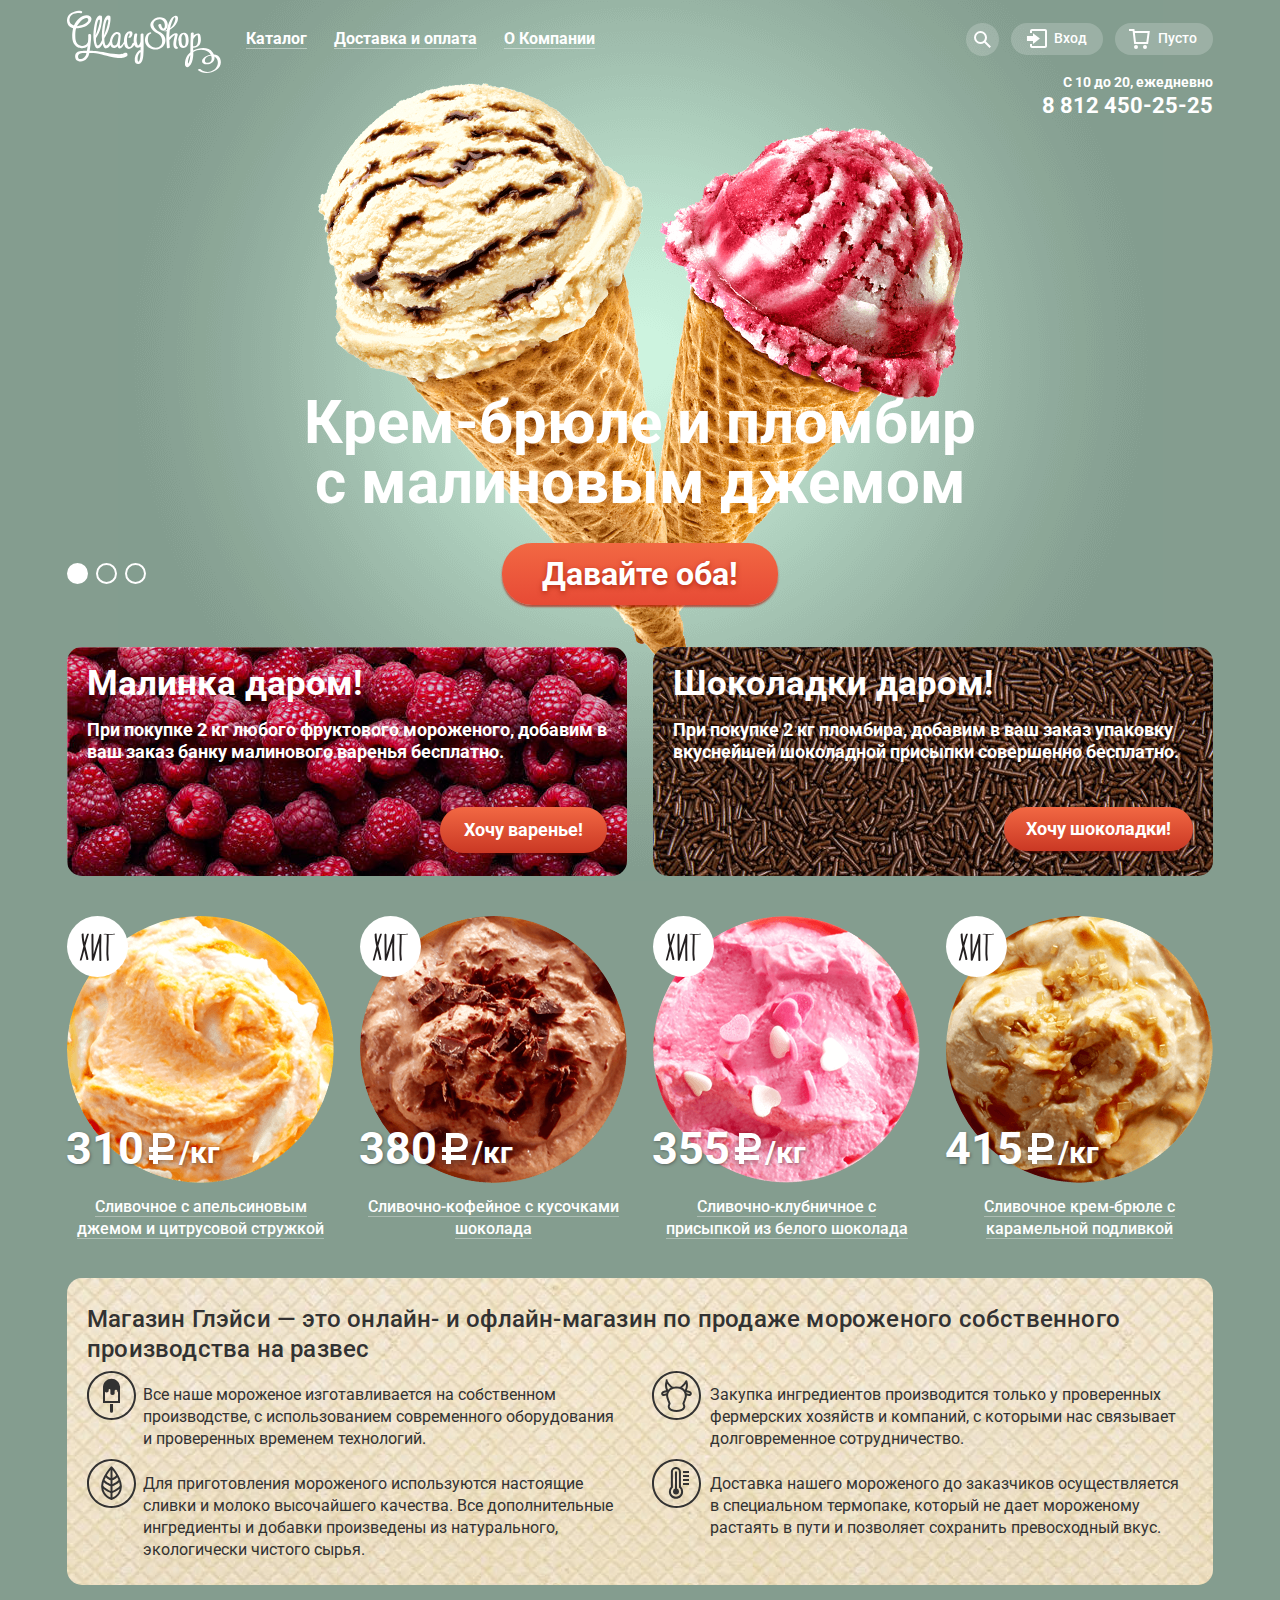
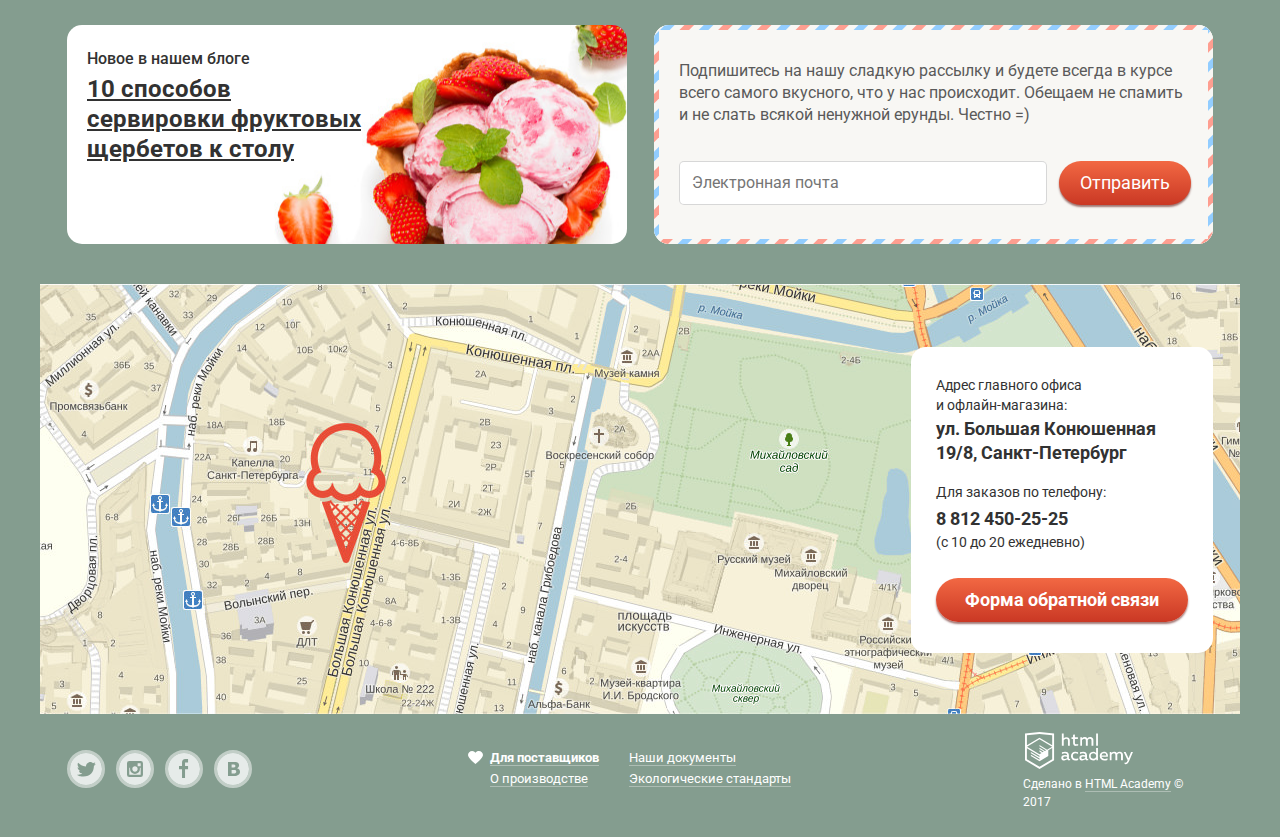
<file: index.html>
<!DOCTYPE html>
<html lang="ru">
  <head>
    <meta charset="utf-8">
    <title>HTML Academy: Глейси</title>
    <link href="https://fonts.googleapis.com/css?family=Roboto:400,500,700&amp;subset=cyrillic" rel="stylesheet">
    <meta name="format-detection" content="telephone=no">
    <link rel="stylesheet" href="css/normalize.css">
    <link rel="stylesheet" href="css/style.min.css">
  </head>
  <body>
    <input class="visually-hidden" type="radio" id="product-1" name="toggle" checked>
    <input class="visually-hidden" type="radio" id="product-2" name="toggle">
    <input class="visually-hidden" type="radio" id="product-3" name="toggle">
    <div class="wrapper">
      <div class="container">
        <header class="main-header">
          <nav class="main-nav">
            <a class="main-header-logo"><img src="img/svg/logo.svg" alt="Логотип Gllacy" width="154" height="64"></a>
            <ul class="menu-list">
              <li class="menu-item">
                <a class="menu-item-link" href="#">Каталог</a>
                <ul class="dropdown-menu">
                  <li class="dropdown-item dropdown-item-new"><a href="#">Новинки</a></li>
                  <li class="dropdown-item"><a href="catalog.html">Сливочное</a></li>
                  <li class="dropdown-item"><a href="#">Щербеты</a></li>
                  <li class="dropdown-item"><a href="#">Фруктовый лед</a></li>
                  <li class="dropdown-item"><a href="#">Мелорин</a></li>
                </ul>
              </li>
              <li class="menu-item"><a class="menu-item-link" href="#">Доставка и оплата</a></li>
              <li class="menu-item"><a class="menu-item-link" href="#">О Компании</a></li>
            </ul>
            <ul class="user-list">
              <li class="btn-user btn-search">
                <a href="#" aria-label="Поиск по сайту">
                  <svg xmlns="http://www.w3.org/2000/svg" xmlns:xlink="http://www.w3.org/1999/xlink" width="17" height="17" viewBox="0 0 17 17">
                    <path fill="#fff" d="M16.958 15.527L11.75 10.32A6.455 6.455 0 0 0 13 6.5 6.5 6.5 0 1 0 6.5 13a6.465 6.465 0 0 0 3.839-1.263l5.205 5.204 1.414-1.414zM6.5 11C4.019 11 2 8.981 2 6.5S4.019 2 6.5 2 11 4.019 11 6.5 8.981 11 6.5 11z"/>
                  </svg>
                </a>
                <ul class="popup-search">
                  <li class="modal modal-search">
                    <form class="form-modal" action="https://echo.htmlacademy.ru" method="POST">
                      <label class="visually-hidden" for="global-search">Введите поисковой запрос</label>
                      <input class="modal-form-input input-search" type="text" name="search" id="global-search" placeholder="Что ищем?">
                      <input class="visually-hidden" type="submit" value="Найти">
                    </form>
                  </li>
                </ul>
              </li>
              <li class="btn-user btn-login">
                <a href="#">Вход</a>
                <ul class="popup-login">
                  <li class="modal modal-login">
                    <h2 class="visually-hidden">Введите свой логин и пароль</h2>
                    <form class="form-modal" action="https://echo.htmlacademy.ru" method="POST">
                      <div class="input-modal">
                        <label class="visually-hidden" for="user-email">Электронная почта</label>
                        <input class="modal-form-input input-email" id="user-email" type="email" name="email" placeholder="Электронная почта">
                      </div>
                      <div class="input-modal">
                        <label class="visually-hidden" for="user-password">Пароль</label>
                        <input class="modal-form-input input-password" id="user-password" type="password" name="password" placeholder="Пароль">
                      </div>
                      <input class="btn login-btn" type="submit" value="Войти">
                    </form>
                    <p class="login-password-info">
                      <a href="#">Забыли пароль?</a>
                      <a href="#">Новая регистрация</a>
                    </p>
                  </li>
                </ul>
              </li>
              <li class="btn-user btn-basket"><a href="#">Пусто</a></li>
            </ul>
          </nav>
          <p class="header-contacts">
            <span class="header-time">С 10 до 20, ежедневно</span>
            <span class="header-telephone">8 812 450-25-25</span>
          </p>
        </header>

        <section class="carousel">
          <h1 class="visually-hidden">Магазин мороженного Gllacy Shop</h1>
          <div class="slider-controls">
            <label for="product-1">Первый</label>
            <label for="product-2">Второй</label>
            <label for="product-3">Третий</label>
          </div>
          <ul class="slider-list">
            <li class="slider-item slide" id="slide-1">
              <p class="carousel-title">Крем-брюле и пломбир с малиновым джемом</p>
              <a class="btn btn-carousel" href="#">Давайте оба!</a>
            </li>
            <li class="slider-item slide" id="slide-2">
              <p class="carousel-title">Шоколадный пломбир и лимонный сорбет </p>
              <a class="btn btn-carousel" href="#">Давайте оба!</a>
            </li>
            <li class="slider-item slide" id="slide-3">
              <p class="carousel-title">Пломбир с помадкой и клубничный щербет</p>
              <a class="btn btn-carousel" href="#">Давайте оба!</a>
            </li>
          </ul>
        </section>

        <main class="main-container">
          <section class="banners">
            <div class="block banner-raspberry">
              <h2 class="banner-title">Малинка даром!</h2>
              <p class="banner-desc">При покупке 2 кг любого фруктового мороженого, добавим в ваш заказ банку малинового варенья бесплатно.</p>
              <a class="btn banner-btn" href="#">Хочу варенье!</a>
            </div>
            <div class="block banner-choco">
              <h2 class="banner-title">Шоколадки даром!</h2>
              <p class="banner-desc">При покупке 2 кг пломбира, добавим в ваш заказ упаковку вкуснейшей шоколадной присыпки совершенно бесплатно.</p>
              <a class="btn banner-btn" href="#">Хочу шоколадки!</a>
            </div>
          </section>

          <section class="catalog-hit">
            <h2 class="visually-hidden">Хиты мороженого</h2>
            <ul class="catalog-list">
              <li class="catalog-item hit">
                <p class="catalog-img-item">
                  <img src="img/png/product-1.png" alt="Сливочное мороженое с апельсиновым джемом и цитрусовой стружкой" width="267" height="267">
                </p>
                <p class="catalog-item-price">
                  <span class="price">310</span>
                  <span class="weight">/кг</span>
                </p>
                <p class="catalog-item-desc">
                  <a href="#">Сливочное с апельсиновым джемом и цитрусовой стружкой</a>
                </p>
                <div class="view">
                  <a class="btn btn-catalog" href="#">Быстрый просмотр</a>
                </div>
              </li>
              <li class="catalog-item hit">
                <p class="catalog-img-item">
                  <img src="img/png/product-2.png" alt="Сливочно-кофейное мороженое с кусочками шоколада" width="267" height="267">
                </p>
                <p class="catalog-item-price">
                  <span class="price">380</span>
                  <span class="weight">/кг</span>
                </p>
                <p class="catalog-item-desc">
                  <a href="#">Сливочно-кофейное с кусочками шоколада</a>
                </p>
                <div class="view">
                  <a class="btn btn-catalog" href="#">Быстрый просмотр</a>
                </div>
              </li>
              <li class="catalog-item hit">
                <p class="catalog-img-item">
                  <img src="img/png/product-3.png" alt="Сливочно-клубничное мороженое с присыпкой из белого шоколада" width="267" height="267">
                </p>
                <p class="catalog-item-price">
                  <span class="price">355</span>
                  <span class="weight">/кг</span>
                </p>
                <p class="catalog-item-desc">
                  <a href="#">Сливочно-клубничное с присыпкой из белого шоколада</a>
                </p>
                <div class="view">
                  <a class="btn btn-catalog" href="#">Быстрый просмотр</a>
                </div>
              </li>
              <li class="catalog-item hit">
                <p class="catalog-img-item">
                  <img src="img/png/product-4.png" alt="Сливочное крем-брюле мороженое с карамельной подливкой" width="267" height="267">
                </p>
                <p class="catalog-item-price">
                  <span class="price">415</span>
                  <span class="weight">/кг</span>
                </p>
                <p class="catalog-item-desc">
                  <a href="#">Сливочное крем-брюле с карамельной подливкой</a>
                </p>
                <div class="view">
                  <a class="btn btn-catalog" href="#">Быстрый просмотр</a>
                </div>
              </li>
            </ul>
          </section>

          <section class="features">
            <h2 class="visually-hidden">Преимущества магазина Gllacy Shop</h2>
            <p class="features-lead">Магазин Глэйси — это онлайн- и офлайн-магазин по продаже мороженого собственного производства на развес</p>
            <ul class="features-list">
              <li class="feature-item">Все наше мороженое изготавливается на собственном производстве, с использованием современного оборудования и проверенных временем технологий.</li>
              <li class="feature-item">Закупка ингредиентов  производится только у проверенных фермерских хозяйств и компаний, с которыми нас связывает долговременное сотрудничество.</li>
              <li class="feature-item">Для приготовления мороженого используются настоящие сливки и молоко высочайшего качества. Все дополнительные ингредиенты и добавки произведены из натурального, экологически чистого сырья.</li>
              <li class="feature-item">Доставка нашего мороженого до заказчиков осуществляется в специальном термопаке, который не дает мороженому растаять в пути и позволяет сохранить превосходный вкус.</li>
            </ul>
          </section>

          <div class="wrap">
            <article class="block blog">
              <h2 class="visually-hidden">Читай наш блог</h2>
              <p class="blog-new">Новое в нашем блоге</p>
              <a class="blog-link-title" href="#">10 способов сервировки фруктовых щербетов к столу</a>
            </article>

            <section class="block dispatch">
              <h2 class="visually-hidden">Подпишись на нашу рассылку</h2>
              <p class="dispatch-desc">Подпишитесь на нашу сладкую рассылку и будете всегда в курсе всего самого вкусного, что у нас происходит. Обещаем не спамить и не слать всякой ненужной ерунды. Честно =)</p>
              <form class="dispatch-form" action="https://echo.htmlacademy.ru" method="POST">
                <input type="email" name="email" placeholder="Электронная почта" id="input-email">
                <input class="btn" type="submit" value="Отправить">
              </form>
            </section>
          </div>
        </main>
      </div>

      <section class="map">
        <h2 class="visually-hidden">Gllacy Shop на карте</h2>
        <div class="yandex-map" id="map"></div>
        <div class="map-img">
          <img src="img/jpeg/map.jpg" alt="Офис компании находится по адресу ул. Большая Конюшенная 19/8, Санкт-Петербург" width="1200" height="430">
        </div>
        <div class="container">
          <div class="map-contacts">
            <p class="map-contacts-normal">Адрес главного офиса и офлайн-магазина:</p>
            <p class="map-contacts-bold">ул. Большая Конюшенная 19/8, Санкт-Петербург</p>
            <p class="map-contacts-normal">Для заказов по телефону:</p>
            <p class="map-contacts-bold">8 812 450-25-25</p>
            <p class="map-contacts-normal">(с 10 до 20 ежедневно)</p>
            <a class="btn form-feedback" href="feedback.html">Форма обратной связи</a>
          </div>
        </div>
      </section>

      <div class="container">
        <footer class="main-footer">
          <div class="footer-socials">
            <ul class="socials-list">
              <li class="social-item">
                <a class="social-link" href="#" aria-label="Читайте нас в Twitter">
                  <svg xmlns="http://www.w3.org/2000/svg" width="32" height="32" viewBox="0 0 32 32">
                    <path fill="#e6ebe9" d="M16 0C7.164 0 0 7.164 0 16c0 8.837 7.164 16 16 16 8.837 0 16-7.163 16-16 0-8.836-7.163-16-16-16zm7.944 12.809c-.251 6.516-3.463 10.832-10.992 10.702h-.486c-.447 0-4.543-.443-5.344-1.823 2.479.19 4.247-.406 5.12-1.136-1.048-.289-2.923-.461-3.251-2.848.384.104.618.221 1.299.113-1.307-.824-2.758-1.519-2.679-3.643.311.317 1.164.518 1.46.457-.768-.233-2.149-3.244-.974-4.781 1.984 1.79 4.075 3.482 7.804 3.643.227-2.214 1.24-3.699 3.168-4.325 1.84-.479 3.255.26 3.901 1.138.737-.224 1.453-.466 2.193-.685-.004.833-.569 1.463-.935 1.709.747.165 1.423-.475 1.423-.475-.184.963-1.094 1.725-1.707 1.954z"/>
                  </svg>
                </a>
              </li>
              <li class="social-item">
                <a class="social-link" href="#" aria-label="Подписывайтесь на наш Instagram">
                  <svg xmlns="http://www.w3.org/2000/svg" width="32" height="32" viewBox="0 0 32 32">
                    <g fill="#e6ebe9">
                      <path d="M20.916 16a4.938 4.938 0 1 1-9.877 0c0-.394.051-.773.138-1.14h-.897v6.838h11.396V14.86h-.897c.086.367.137.746.137 1.14z"/><path d="M15.978 18.659c1.466 0 2.659-1.193 2.659-2.659s-1.193-2.659-2.659-2.659c-1.466 0-2.659 1.193-2.659 2.659s1.192 2.659 2.659 2.659zM18.637 10.302h3.039v3.039h-3.039z"/><path d="M16 0C7.164 0 0 7.164 0 16c0 8.837 7.164 16 16 16 8.837 0 16-7.163 16-16 0-8.836-7.163-16-16-16zm7.955 21.698a2.285 2.285 0 0 1-2.279 2.279H10.279A2.285 2.285 0 0 1 8 21.698V10.302a2.286 2.286 0 0 1 2.279-2.279h11.396a2.286 2.286 0 0 1 2.279 2.279v11.396z"/>
                    </g>
                  </svg>
                </a>
              </li>
              <li class="social-item">
                <a class="social-link" href="#" aria-label="Читайте нас в Facebook">
                  <svg xmlns="http://www.w3.org/2000/svg" width="32" height="32" viewBox="0 0 32 32">
                    <path fill="#e6ebe9" d="M16 0C7.164 0 0 7.163 0 16s7.164 16 16 16c8.837 0 16-7.164 16-16S24.837 0 16 0zm4.062 9.455h-3.021v3.444h3.021v3.445h-3.021v8.61H14.02v-8.61H11v-3.445h3.021V9.455c0-1.902 1.353-3.445 3.021-3.445h3.021v3.445z"/>
                  </svg>
                </a>
              </li>
              <li class="social-item">
                <a class="social-link" href="#" aria-label="Читайте нас в Вконтакте">
                  <svg xmlns="http://www.w3.org/2000/svg" width="32" height="32" viewBox="0 0 32 32">
                    <g fill="#e6ebe9">
                      <path d="M16.637 14.495c.402-.019.719-.082.951-.188.326-.145.54-.33.641-.559.101-.229.15-.496.15-.797 0-.232-.058-.465-.174-.697-.116-.232-.322-.405-.617-.517-.264-.1-.592-.155-.984-.165a76.242 76.242 0 0 0-1.652-.014h-.339v2.965h.565c.571 0 1.057-.009 1.459-.028zM18.118 17.084c-.282-.081-.672-.125-1.166-.132a127.97 127.97 0 0 0-1.55-.009h-.79v3.493h.264c1.014 0 1.74-.003 2.18-.009a3.2 3.2 0 0 0 1.212-.245c.377-.157.633-.364.774-.625s.214-.562.214-.9c0-.446-.088-.788-.261-1.03-.17-.241-.464-.423-.877-.543z"/><path d="M16 0C7.164 0 0 7.164 0 16c0 8.837 7.164 16 16 16 8.837 0 16-7.163 16-16 0-8.836-7.163-16-16-16zm6.602 20.531a3.73 3.73 0 0 1-1.124 1.327c-.552.415-1.161.71-1.823.886s-1.501.264-2.519.264h-6.121V8.987h5.443c1.13 0 1.957.038 2.48.113a5.126 5.126 0 0 1 1.561.5c.533.27.929.632 1.189 1.087.26.455.392.975.392 1.558 0 .678-.179 1.278-.536 1.795-.358.518-.863.92-1.517 1.208v.075c.917.182 1.642.559 2.179 1.13.537.571.807 1.325.807 2.261 0 .678-.138 1.283-.411 1.817z"/>
                    </g>
                  </svg>
                </a>
              </li>
            </ul>
          </div>

          <nav class="footer-menu">
            <ul class="footer-menu-list">
              <li class="footer-menu-item love"><a href="#">Для поставщиков</a></li>
              <li class="footer-menu-item"><a href="#">О производстве</a></li>
            </ul>

            <ul class="footer-menu-list">
              <li class="footer-menu-item"><a href="#">Наши документы</a></li>
              <li class="footer-menu-item"><a href="#">Экологические стандарты</a></li>
            </ul>
          </nav>

          <div class="copyright">
            <a class="htmlacademy-logo" href="https://htmlacademy.ru/intensive/htmlcss" aria-label="Интенсивный онлайн‑курс
            Профессиональный HTML и CSS,
            уровень 1">
              <svg id="Layer_1" data-name="Layer 1" xmlns="http://www.w3.org/2000/svg" width="108" height="37" viewBox="0 0 108.08 36.85">
                <path d="M44.61,26.88a2,2,0,0,0,.55-0.1v1.33a3.25,3.25,0,0,1-1.18.21,1.67,1.67,0,0,1-1.67-1,4.84,4.84,0,0,1-3.14,1.08c-1.51,0-2.91-.83-2.91-2.55,0-2.13,2-2.79,3.71-2.79a11.08,11.08,0,0,1,2.17.25v-0.3c0-1-.76-1.77-2.19-1.77a7.42,7.42,0,0,0-3,.64v-1.7a10.21,10.21,0,0,1,3.19-.55c2.36,0,3.81,1.12,3.81,3.65v3a0.54,0.54,0,0,0,.49.59h0.17Zm-6.44-1.13A1.35,1.35,0,0,0,39.63,27h0.11a3.39,3.39,0,0,0,2.41-1V24.58a9.72,9.72,0,0,0-1.81-.21c-1,0-2.16.33-2.16,1.38h0Zm12.36-6.11a5,5,0,0,1,2.57.64V22a4.08,4.08,0,0,0-2.3-.7,2.75,2.75,0,1,0,0,5.49,5,5,0,0,0,2.43-.64v1.71a6.27,6.27,0,0,1-2.76.57A4.21,4.21,0,0,1,46,24.51q0-.21,0-0.41a4.32,4.32,0,0,1,4.18-4.46h0.38Zm12.17,7.24a2,2,0,0,0,.55-0.1v1.33a3.25,3.25,0,0,1-1.18.21,1.67,1.67,0,0,1-1.67-1,4.84,4.84,0,0,1-3.14,1.08c-1.51,0-2.91-.83-2.91-2.55,0-2.13,2-2.79,3.71-2.79a11.08,11.08,0,0,1,2.17.25v-0.3c0-1-.76-1.77-2.19-1.77a7.42,7.42,0,0,0-3,.64v-1.7a10.21,10.21,0,0,1,3.19-.55c2.36,0,3.81,1.12,3.81,3.65v3a0.54,0.54,0,0,0,.49.59h0.17Zm-6.44-1.13A1.35,1.35,0,0,0,57.73,27h0.11a3.39,3.39,0,0,0,2.41-1V24.58a9.72,9.72,0,0,0-1.81-.21c-1.06,0-2.16.33-2.16,1.38h0ZM73,16V28.2H71.35V26.88a3.88,3.88,0,0,1-3.19,1.54,4.4,4.4,0,0,1,0-8.78,3.81,3.81,0,0,1,3,1.3V16H73Zm-4.53,5.22a2.76,2.76,0,1,0,0,5.52A2.86,2.86,0,0,0,71.15,25V23A2.91,2.91,0,0,0,68.49,21.27ZM79,19.64c3.31,0,4.46,2.68,3.92,5.09H76.7c0.21,1.5,1.67,2.11,3.19,2.11a6.11,6.11,0,0,0,2.64-.59v1.6a7.14,7.14,0,0,1-3,.57C77,28.42,74.78,27,74.78,24a4.18,4.18,0,0,1,4-4.39H79Zm0.09,1.54a2.28,2.28,0,0,0-2.44,2.1v0.06H81.3A2,2,0,0,0,79.13,21.18Zm5.73,7V19.87h1.65v1a3.81,3.81,0,0,1,2.78-1.27A2.86,2.86,0,0,1,91.89,21a4.12,4.12,0,0,1,2.91-1.33A3.06,3.06,0,0,1,98,23V28.2h-1.9V23.05a1.59,1.59,0,0,0-1.42-1.75H94.42a2.8,2.8,0,0,0-2.07,1.12V28.2h-1.9V23.05A1.59,1.59,0,0,0,89,21.31H88.8a3,3,0,0,0-2.21,1.29v5.63H84.86Zm21.31-8.33h1.9l-3.91,9.46c-0.9,2.17-2.09,2.86-3.35,2.86a4.76,4.76,0,0,1-1.1-.14V30.46a2.86,2.86,0,0,0,.85.12c0.9,0,1.58-.64,2.07-1.9l0.17-.42-4-8.4h2l2.86,6.29ZM38.73,1.46V6.22a3.81,3.81,0,0,1,2.7-1.14,3.25,3.25,0,0,1,3.44,3.4v5.15H43V8.72a1.81,1.81,0,0,0-1.61-2h-0.3a2.93,2.93,0,0,0-2.32,1.39v5.52h-1.9V1.46h1.9ZM49.94,2.31v3h3V6.91h-3v3.81c0,1.1.5,1.46,1.58,1.46a4.49,4.49,0,0,0,1.69-.33v1.6A6.8,6.8,0,0,1,51,13.8a2.55,2.55,0,0,1-2.86-2.74V6.89H46.58V5.26h1.5V2.74Zm5.4,11.31V5.28H57v1A3.81,3.81,0,0,1,59.77,5a2.86,2.86,0,0,1,2.6,1.33A4.12,4.12,0,0,1,65.28,5,3.06,3.06,0,0,1,68.44,8.4v5.21h-1.9V8.46a1.59,1.59,0,0,0-1.42-1.75H64.89a2.8,2.8,0,0,0-2.07,1.12v5.78h-1.9V8.46A1.59,1.59,0,0,0,59.5,6.71H59.27A3,3,0,0,0,57.06,8v5.63H55.34ZM71.17,1.45H73V13.6H71.17V1.45ZM14.71,0H14.55L0,1.54V28.21l14.55,8.66,14.55-8.66V1.54Zm12.5,27.1L14.55,34.64,1.9,27.12V16.18l12.59,7.5V25L5.86,19.9v1.31l8.68,5.21v1.39L5.87,22.65V24l8.68,5.21,8.75-5.24V18.31L27.2,16V27.12Zm0-12.53-3.48,2-1.6,1L14.51,13v1.31L21,18.23H21l-0.14.09-1,.54-5.37-3.2V17l4.24,2.52-1,.67-3.2-1.9v1.31l2.1,1.24L14.5,22.1,2,14.65,14.51,7.11Zm0-1.32L14.49,5.76,1.91,13.25v-10L14.56,1.92,27.21,3.25v10h0Z" transform="translate(0 -0.02)" fill="#fff"/>
              </svg>
            </a>
            <p>Сделано в <a class="html-academy" href="https://htmlacademy.ru/intensive/htmlcss">HTML Academy</a> &copy; 2017</p>
          </div>
        </footer>
      </div>

      <section class="modal modal-feedback">
        <h2>Мы обязательно вам ответим!</h2>
        <form class="form-modal" action="https://echo.htmlacademy.ru" method="POST">
          <div class="input-modal">
            <label class="visually-hidden" for="feedback-name">Имя</label>
            <input class="modal-form-input input-feedback" id="feedback-name" type="text" name="name" placeholder="Как вас зовут?">
          </div>
          <div class="input-modal">
            <label class="visually-hidden" for="feedback-email">Электронная почта</label>
            <input class="modal-form-input input-feedback" id="feedback-email" type="email" name="email" placeholder="Ваша почта для ответа?">
          </div>
          <div class="input-modal">
            <label class="visually-hidden" for="feedback-massage">Напишите нам сообщение</label>
            <textarea class="modal-form-input textaria-feedback" id="feedback-massage" name="message" cols="30" rows="10" placeholder="Напишите что-нибудь..."></textarea>
          </div>
          <input class="btn btn-feedback" type="submit" value="Отправить">
        </form>
        <button class="modal-close" type="button" aria-label="Закрыть модальное окно">
          <svg xmlns="http://www.w3.org/2000/svg" width="18" height="17" viewBox="0 0 18 17">
            <path fill="#231F20" d="M17.454 1.46L16.04.046 9 7.086 1.96.046.546 1.46l7.04 7.04-7.04 7.04 1.414 1.414L9 9.914l7.04 7.04 1.414-1.414-7.04-7.04z"/>
          </svg>
        </button>
      </section>

      <div class="overlay"></div>
    </div>
  <script src="https://api-maps.yandex.ru/2.1/?lang=ru_RU"></script>
  <script src="js/script.min.js"></script>
  </body>
</html>
</file>
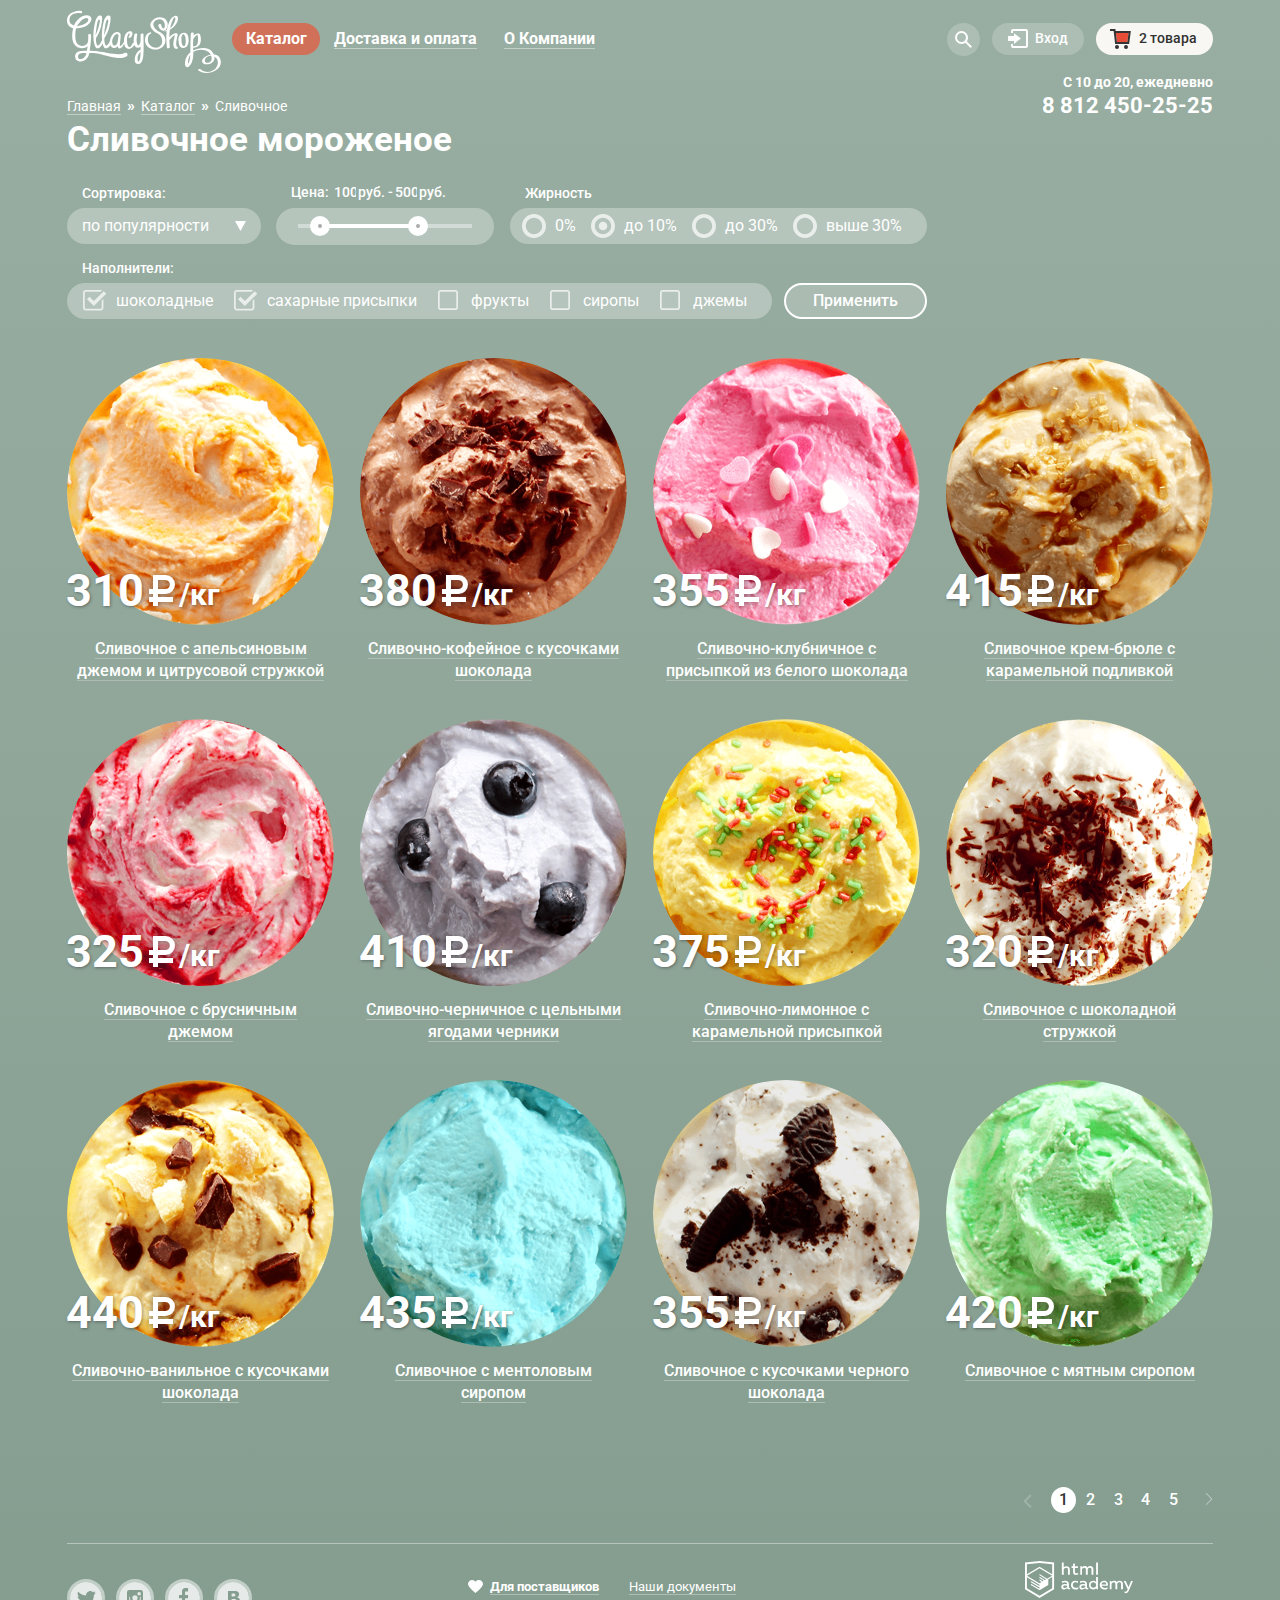
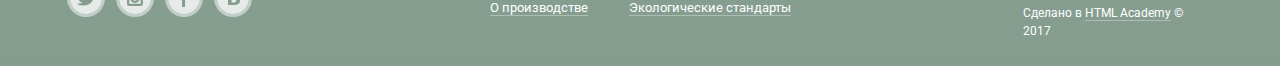
<file: catalog.html>
<!DOCTYPE html>
<html lang="ru">
  <head>
    <meta charset="utf-8">
    <title>HTML Academy: Глейси сливочное мороженое</title>
    <link href="https://fonts.googleapis.com/css?family=Roboto:400,500,700&amp;subset=cyrillic" rel="stylesheet">
    <meta name="format-detection" content="telephone=no">
    <link rel="stylesheet" href="css/normalize.css">
    <link rel="stylesheet" href="css/style.min.css">
  </head>
  <body>
    <div class="wrapper wrapper-catalog">
      <div class="container">
        <header class="main-header">
          <nav class="main-nav">
            <a class="main-header-logo" href="index.html"><img src="img/svg/logo.svg" alt="Логотип Gllacy" width="154" height="64"></a>
            <ul class="menu-list">
              <li class="menu-item menu-item-current">
                <a class="menu-item-link" href="#">Каталог</a>
                <ul class="dropdown-menu">
                  <li class="dropdown-item dropdown-item-new"><a href="#">Новинки</a></li>
                  <li class="dropdown-item dropdown-item-current"><a>Сливочное</a></li>
                  <li class="dropdown-item"><a href="#">Щербеты</a></li>
                  <li class="dropdown-item"><a href="#">Фруктовый лед</a></li>
                  <li class="dropdown-item"><a href="#">Мелорин</a></li>
                </ul>
              </li>
              <li class="menu-item"><a class="menu-item-link" href="#">Доставка и оплата</a></li>
              <li class="menu-item"><a class="menu-item-link" href="#">О Компании</a></li>
            </ul>
            <ul class="user-list">
              <li class="btn-user btn-search">
                <a href="#" aria-label="Поиск по сайту">
                  <svg xmlns="http://www.w3.org/2000/svg" xmlns:xlink="http://www.w3.org/1999/xlink" width="17" height="17" viewBox="0 0 17 17">
                    <path fill="#fff" d="M16.958 15.527L11.75 10.32A6.455 6.455 0 0 0 13 6.5 6.5 6.5 0 1 0 6.5 13a6.465 6.465 0 0 0 3.839-1.263l5.205 5.204 1.414-1.414zM6.5 11C4.019 11 2 8.981 2 6.5S4.019 2 6.5 2 11 4.019 11 6.5 8.981 11 6.5 11z"/>
                 </svg>
                </a>
                <ul class="popup-search">
                  <li class="modal modal-search">
                    <form class="form-modal" action="https://echo.htmlacademy.ru" method="POST">
                      <label class="visually-hidden" for="global-search">Введите поисковой запрос</label>
                      <input class="modal-form-input input-search" type="text" name="search" id="global-search" placeholder="Что ищем?">
                      <input class="visually-hidden" type="submit" value="Найти">
                    </form>
                  </li>
                </ul>
              </li>
              <li class="btn-user btn-login">
                <a href="#">Вход</a>
                <ul class="popup-login">
                  <li class="modal modal-login">
                    <h2 class="visually-hidden">Введите свой логин и пароль</h2>
                    <form class="form-modal" action="https://echo.htmlacademy.ru" method="POST">
                      <div class="input-modal">
                        <label class="visually-hidden" for="user-email">Электронная почта</label>
                        <input class="modal-form-input input-email" id="user-email" type="email" name="email" placeholder="Электронная почта">
                      </div>
                      <div class="input-modal">
                        <label class="visually-hidden" for="user-password">Пароль</label>
                        <input class="modal-form-input input-password" id="user-password" type="password" name="password" placeholder="Пароль">
                      </div>
                      <input class="btn login-btn" type="submit" value="Войти">
                    </form>
                    <p class="login-password-info">
                      <a href="#">Забыли пароль?</a>
                      <a href="#">Новая регистрация</a>
                    </p>
                  </li>
                </ul>
              </li>
              <li class="btn-user btn-basket btn-user-current">
                <a href="#">2 товара</a>
                <ul class="popup-basket">
                  <li class="modal modal-basket">
                    <h2 class="visually-hidden">Содержимое корзины</h2>
                    <table class="modal-table">
                      <tr class="table-row">
                        <td>
                          <button class="position-delete" type="button" aria-label="Удалить позицию в корзине">
                            <svg xmlns="http://www.w3.org/2000/svg" width="11" height="11" viewBox="0 0 11 11">
                              <path fill="#231F20" d="M10.979.728l-.708-.707L5.5 4.792.729.021.021.728 4.793 5.5.021 10.271l.707.708L5.5 6.207l4.771 4.772.708-.708L6.207 5.5z"/>
                            </svg>
                          </button>
                        </td>
                        <td class="table-img">
                          <img src="img/jpeg/product-basket-1.jpg" alt="Миниатюра пломбира с апельсиновым джемом" width="33" height="33">
                        </td>
                        <td class="table-text">
                          Пломбир с апельсиновым джемом
                        </td>
                        <td class="table-text">
                          1,5 кг х <span class="basket-price">200 руб.</span>
                        </td>
                        <td class="table-text">
                          300 руб.
                        </td>
                      </tr>
                      <tr class="table-row">
                        <td>
                          <button class="position-delete" type="button" aria-label="Удалить позицию в корзине">
                            <svg xmlns="http://www.w3.org/2000/svg" width="11" height="11" viewBox="0 0 11 11">
                              <path fill="#231F20" d="M10.979.728l-.708-.707L5.5 4.792.729.021.021.728 4.793 5.5.021 10.271l.707.708L5.5 6.207l4.771 4.772.708-.708L6.207 5.5z"/>
                            </svg>
                          </button>
                        </td>
                        <td class="table-img">
                          <img src="img/jpeg/product-basket-2.jpg" alt="Миниатюра клубничного пломбира с присыпкой из белого шоколада" width="33" height="33">
                        </td>
                        <td class="table-text">
                          Клубничный пломбир с присыпкой из белого шоколада
                        </td>
                        <td class="table-text">
                          1,5 кг х <span class="basket-price">300 руб.</span>
                        </td>
                        <td class="table-text">
                          450 руб.
                        </td>
                      </tr>
                    </table>
                    <p class="total-amount">Итого: 750 руб.</p>
                    <a class="btn btn-order" href="#">Оформить заказ</a>
                  </li>
                </ul>
              </li>
            </ul>
          </nav>
          <div class="user-info">
            <ul class="breadcrumbs">
              <li class="breadcrumb-item"><a href="index.html">Главная</a></li>
              <li>&#187;</li>
              <li class="breadcrumb-item"><a href="#">Каталог</a></li>
              <li>&#187;</li>
              <li class="breadcrumb-item breadcrumb-item-current"><a>Сливочное</a></li>
            </ul>
            <p class="header-contacts">
              <span class="header-time">С 10 до 20, ежедневно</span>
              <span class="header-telephone">8 812 450-25-25</span>
            </p>
          </div>
        </header>

        <main class="main-container">
          <h1 class="container-title">Сливочное мороженое</h1>

          <section class="filter">
            <h2 class="visually-hidden">Параметры фильтра</h2>
            <form class="filter-form" action="https://echo.htmlacademy.ru" method="GET">
              <fieldset class="filter-form-group">
                <legend class="filter-form-caption">Сортировка:</legend>
                <div class="select">
                  <select name="sorting">
                    <option value="1" selected>по популярности</option>
                    <option value="2">сначала недорогие</option>
                    <option value="3">сначала дорогие</option>
                    <option value="4">по жирности</option>
                  </select>
                </div>
              </fieldset>

              <fieldset class="filter-form-group">
                <legend class="filter-form-caption range-data">Цена:
                  <input type="text" name="starting-price" id="price-from" placeholder="100">
                  <label for="price-from">руб. -</label>
                  <input type="text" name="final-price" id="price-up-to" placeholder="500">
                  <label for="price-up-to">руб.</label>
                </legend>
                <div class="input-range">
                  <div class="range">
                    <div class="transparent-line"></div>
                    <div class="white-line"></div>
                    <div class="white-circle circle-left"></div>
                    <div class="white-circle circle-right"></div>
                  </div>
                </div>
              </fieldset>

              <fieldset class="filter-form-group">
                <legend class="filter-form-caption">Жирность</legend>
                <div class="radio">
                  <div class="input-radio">
                    <input class="filter-input visually-hidden" type="radio" name="fatty" id="zero">
                    <label for="zero">0%</label>
                  </div>
                  <div class="input-radio">
                    <input class="filter-input visually-hidden" type="radio" name="fatty" id="ten" checked>
                    <label for="ten">до 10%</label>
                  </div>
                  <div class="input-radio">
                    <input class="filter-input visually-hidden" type="radio" name="fatty" id="thirty">
                    <label for="thirty">до 30%</label>
                  </div>
                  <div class="input-radio">
                    <input class="filter-input visually-hidden" type="radio" name="fatty" id="more-thirty">
                    <label for="more-thirty">выше 30%</label>
                  </div>
                </div>
              </fieldset>

              <fieldset class="filter-form-group">
                <legend class="filter-form-caption">Наполнители:</legend>
                <div class="checkbox">
                  <div class="input-checkbox">
                    <input class="filter-input visually-hidden" type="checkbox" name="chocolate-filler" id="chocolate" checked>
                    <label for="chocolate">шоколадные</label>
                  </div>
                  <div class="input-checkbox">
                    <input class="filter-input visually-hidden" type="checkbox" name="sugar-filler" id="sugar" checked>
                    <label for="sugar">сахарные присыпки</label>
                  </div>
                  <div class="input-checkbox">
                    <input class="filter-input visually-hidden" type="checkbox" name="fruit-filler" id="fruit">
                    <label for="fruit">фрукты</label>
                  </div>
                  <div class="input-checkbox">
                    <input class="filter-input visually-hidden" type="checkbox" name="syrups-filler" id="syrups">
                    <label for="syrups">сиропы</label>
                  </div>
                  <div class="input-checkbox">
                    <input class="filter-input visually-hidden" type="checkbox" name="jams-filler" id="jams">
                    <label for="jams">джемы</label>
                  </div>
                </div>
              </fieldset>

              <input class="btn-filter" type="submit" value="Применить">
            </form>
          </section>

          <section class="catalog">
            <h2 class="visually-hidden">Каталог сливочного мороженого</h2>
            <ul class="catalog-list creamy-catalog">
              <li class="catalog-item">
                <p class="catalog-img-item">
                  <img src="img/png/product-1.png" alt="Сливочное мороженое с апельсиновым джемом и цитрусовой стружкой" width="267" height="267">
                </p>
                <p class="catalog-item-price">
                  <span class="price">310</span>
                  <span class="weight">/кг</span>
                </p>
                <p class="catalog-item-desc">
                  <a href="#">Сливочное с апельсиновым джемом и цитрусовой стружкой</a>
                </p>
                <div class="view">
                  <a class="btn btn-catalog" href="#">Быстрый просмотр</a>
                </div>
              </li>
              <li class="catalog-item">
                <p class="catalog-img-item">
                  <img src="img/png/product-2.png" alt="Сливочно-кофейное мороженое с кусочками шоколада" width="267" height="267">
                </p>
                <p class="catalog-item-price">
                  <span class="price">380</span>
                  <span class="weight">/кг</span>
                </p>
                <p class="catalog-item-desc">
                  <a href="#">Сливочно-кофейное с кусочками шоколада</a>
                </p>
                <div class="view">
                  <a class="btn btn-catalog" href="#">Быстрый просмотр</a>
                </div>
              </li>
              <li class="catalog-item">
                <p class="catalog-img-item">
                  <img src="img/png/product-3.png" alt="Сливочно-клубничное мороженое с присыпкой из белого шоколада" width="267" height="267">
                </p>
                <p class="catalog-item-price">
                  <span class="price">355</span>
                  <span class="weight">/кг</span>
                </p>
                <p class="catalog-item-desc">
                  <a href="#">Сливочно-клубничное с присыпкой из белого шоколада</a>
                </p>
                <div class="view">
                  <a class="btn btn-catalog" href="#">Быстрый просмотр</a>
                </div>
              </li>
              <li class="catalog-item">
                <p class="catalog-img-item">
                  <img src="img/png/product-4.png" alt="Сливочное мороженое крем-брюле с карамельной подливкой" width="267" height="267">
                </p>
                <p class="catalog-item-price">
                  <span class="price">415</span>
                  <span class="weight">/кг</span>
                </p>
                <p class="catalog-item-desc">
                  <a href="#">Сливочное крем-брюле с карамельной подливкой</a>
                </p>
                <div class="view">
                  <a class="btn btn-catalog" href="#">Быстрый просмотр</a>
                </div>
              </li>
              <li class="catalog-item">
                <p class="catalog-img-item">
                  <img src="img/png/product-5.png" alt="Сливочное мороженое с брусничным джемом" width="267" height="267">
                </p>
                <p class="catalog-item-price">
                  <span class="price">325</span>
                  <span class="weight">/кг</span>
                </p>
                <p class="catalog-item-desc">
                  <a href="#">Сливочное с брусничным джемом</a>
                </p>
                <div class="view">
                  <a class="btn btn-catalog" href="#">Быстрый просмотр</a>
                </div>
              </li>
              <li class="catalog-item">
                <p class="catalog-img-item">
                  <img src="img/png/product-6.png" alt="Сливочно-черничное мороженое с цельными ягодами черники " width="267" height="267">
                </p>
                <p class="catalog-item-price">
                  <span class="price">410</span>
                  <span class="weight">/кг</span>
                </p>
                <p class="catalog-item-desc">
                  <a href="#">Сливочно-черничное с цельными ягодами черники</a>
                </p>
                <div class="view">
                  <a class="btn btn-catalog" href="#">Быстрый просмотр</a>
                </div>
              </li>
              <li class="catalog-item">
                <p class="catalog-img-item">
                  <img src="img/png/product-7.png" alt="Сливочно-лимонное мороженое с карамельной присыпкой" width="267" height="267">
                </p>
                <p class="catalog-item-price">
                  <span class="price">375</span>
                  <span class="weight">/кг</span>
                </p>
                <p class="catalog-item-desc">
                  <a href="#">Сливочно-лимонное с карамельной присыпкой</a>
                </p>
                <div class="view">
                  <a class="btn btn-catalog" href="#">Быстрый просмотр</a>
                </div>
              </li>
              <li class="catalog-item">
                <p class="catalog-img-item">
                  <img src="img/png/product-8.png" alt="Сливочное мороженое с шоколадной стружкой" width="267" height="267">
                </p>
                <p class="catalog-item-price">
                  <span class="price">320</span>
                  <span class="weight">/кг</span>
                </p>
                <p class="catalog-item-desc">
                  <a href="#">Сливочное с шоколадной стружкой</a>
                </p>
                <div class="view">
                  <a class="btn btn-catalog" href="#">Быстрый просмотр</a>
                </div>
              </li>
              <li class="catalog-item">
                <p class="catalog-img-item">
                  <img src="img/png/product-9.png" alt="Сливочно-ванильное мороженое с кусочками шоколада" width="267" height="267">
                </p>
                <p class="catalog-item-price">
                  <span class="price">440</span>
                  <span class="weight">/кг</span>
                </p>
                <p class="catalog-item-desc">
                  <a href="#">Сливочно-ванильное с кусочками шоколада</a>
                </p>
                <div class="view">
                  <a class="btn btn-catalog" href="#">Быстрый просмотр</a>
                </div>
              </li>
              <li class="catalog-item">
                <p class="catalog-img-item">
                  <img src="img/png/product-10.png" alt="Сливочноe мороженое с ментоловым сиропом" width="267" height="267">
                </p>
                <p class="catalog-item-price">
                  <span class="price">435</span>
                  <span class="weight">/кг</span>
                </p>
                <p class="catalog-item-desc">
                  <a href="#">Сливочноe с ментоловым сиропом</a>
                </p>
                <div class="view">
                  <a class="btn btn-catalog" href="#">Быстрый просмотр</a>
                </div>
              </li>
              <li class="catalog-item">
                <p class="catalog-img-item">
                  <img src="img/png/product-11.png" alt="Сливочное мороженое с кусочками черного шоколада" width="267" height="267">
                </p>
                <p class="catalog-item-price">
                  <span class="price">355</span>
                  <span class="weight">/кг</span>
                </p>
                <p class="catalog-item-desc">
                  <a href="#">Сливочное с кусочками черного шоколада</a>
                </p>
                <div class="view">
                  <a class="btn btn-catalog" href="#">Быстрый просмотр</a>
                </div>
              </li>
              <li class="catalog-item">
                <p class="catalog-img-item">
                  <img src="img/png/product-12.png" alt="Сливочное мороженое с мятным сиропом" width="267" height="267">
                </p>
                <p class="catalog-item-price">
                  <span class="price">420</span>
                  <span class="weight">/кг</span>
                </p>
                <p class="catalog-item-desc">
                  <a href="#">Сливочное с мятным сиропом</a>
                </p>
                <div class="view">
                  <a class="btn btn-catalog" href="#">Быстрый просмотр</a>
                </div>
              </li>
            </ul>

            <ul class="pagination-list">
              <li class="pagination-item"><a class="pagination-prev" href="#"></a></li>
              <li class="pagination-item pagination-item-current"><a>1</a></li>
              <li class="pagination-item"><a href="#">2</a></li>
              <li class="pagination-item"><a href="#">3</a></li>
              <li class="pagination-item"><a href="#">4</a></li>
              <li class="pagination-item"><a href="#">5</a></li>
              <li class="pagination-item"><a class="pagination-next" href="#"></a></li>
            </ul>
          </section>
        </main>

        <footer class="main-footer footer-border">
          <div class="footer-socials">
            <ul class="socials-list">
              <li class="social-item">
                <a class="social-link" href="#" aria-label="Читайте нас в Twitter">
                  <svg xmlns="http://www.w3.org/2000/svg" width="32" height="32" viewBox="0 0 32 32">
                    <path fill="#e6ebe9" d="M16 0C7.164 0 0 7.164 0 16c0 8.837 7.164 16 16 16 8.837 0 16-7.163 16-16 0-8.836-7.163-16-16-16zm7.944 12.809c-.251 6.516-3.463 10.832-10.992 10.702h-.486c-.447 0-4.543-.443-5.344-1.823 2.479.19 4.247-.406 5.12-1.136-1.048-.289-2.923-.461-3.251-2.848.384.104.618.221 1.299.113-1.307-.824-2.758-1.519-2.679-3.643.311.317 1.164.518 1.46.457-.768-.233-2.149-3.244-.974-4.781 1.984 1.79 4.075 3.482 7.804 3.643.227-2.214 1.24-3.699 3.168-4.325 1.84-.479 3.255.26 3.901 1.138.737-.224 1.453-.466 2.193-.685-.004.833-.569 1.463-.935 1.709.747.165 1.423-.475 1.423-.475-.184.963-1.094 1.725-1.707 1.954z"/>
                  </svg>
                </a>
              </li>
              <li class="social-item">
                <a class="social-link" href="#" aria-label="Подписывайтесь на наш Instagram">
                  <svg xmlns="http://www.w3.org/2000/svg" width="32" height="32" viewBox="0 0 32 32">
                    <g fill="#e6ebe9">
                      <path d="M20.916 16a4.938 4.938 0 1 1-9.877 0c0-.394.051-.773.138-1.14h-.897v6.838h11.396V14.86h-.897c.086.367.137.746.137 1.14z"/><path d="M15.978 18.659c1.466 0 2.659-1.193 2.659-2.659s-1.193-2.659-2.659-2.659c-1.466 0-2.659 1.193-2.659 2.659s1.192 2.659 2.659 2.659zM18.637 10.302h3.039v3.039h-3.039z"/><path d="M16 0C7.164 0 0 7.164 0 16c0 8.837 7.164 16 16 16 8.837 0 16-7.163 16-16 0-8.836-7.163-16-16-16zm7.955 21.698a2.285 2.285 0 0 1-2.279 2.279H10.279A2.285 2.285 0 0 1 8 21.698V10.302a2.286 2.286 0 0 1 2.279-2.279h11.396a2.286 2.286 0 0 1 2.279 2.279v11.396z"/>
                    </g>
                  </svg>
                </a>
              </li>
              <li class="social-item">
                <a class="social-link" href="#" aria-label="Читайте нас в Facebook">
                  <svg xmlns="http://www.w3.org/2000/svg" width="32" height="32" viewBox="0 0 32 32">
                    <path fill="#e6ebe9" d="M16 0C7.164 0 0 7.163 0 16s7.164 16 16 16c8.837 0 16-7.164 16-16S24.837 0 16 0zm4.062 9.455h-3.021v3.444h3.021v3.445h-3.021v8.61H14.02v-8.61H11v-3.445h3.021V9.455c0-1.902 1.353-3.445 3.021-3.445h3.021v3.445z"/>
                  </svg>
                </a>
              </li>
              <li class="social-item">
                <a class="social-link" href="#" aria-label="Читайте нас в Вконтакте">
                  <svg xmlns="http://www.w3.org/2000/svg" width="32" height="32" viewBox="0 0 32 32">
                    <g fill="#e6ebe9">
                      <path d="M16.637 14.495c.402-.019.719-.082.951-.188.326-.145.54-.33.641-.559.101-.229.15-.496.15-.797 0-.232-.058-.465-.174-.697-.116-.232-.322-.405-.617-.517-.264-.1-.592-.155-.984-.165a76.242 76.242 0 0 0-1.652-.014h-.339v2.965h.565c.571 0 1.057-.009 1.459-.028zM18.118 17.084c-.282-.081-.672-.125-1.166-.132a127.97 127.97 0 0 0-1.55-.009h-.79v3.493h.264c1.014 0 1.74-.003 2.18-.009a3.2 3.2 0 0 0 1.212-.245c.377-.157.633-.364.774-.625s.214-.562.214-.9c0-.446-.088-.788-.261-1.03-.17-.241-.464-.423-.877-.543z"/><path d="M16 0C7.164 0 0 7.164 0 16c0 8.837 7.164 16 16 16 8.837 0 16-7.163 16-16 0-8.836-7.163-16-16-16zm6.602 20.531a3.73 3.73 0 0 1-1.124 1.327c-.552.415-1.161.71-1.823.886s-1.501.264-2.519.264h-6.121V8.987h5.443c1.13 0 1.957.038 2.48.113a5.126 5.126 0 0 1 1.561.5c.533.27.929.632 1.189 1.087.26.455.392.975.392 1.558 0 .678-.179 1.278-.536 1.795-.358.518-.863.92-1.517 1.208v.075c.917.182 1.642.559 2.179 1.13.537.571.807 1.325.807 2.261 0 .678-.138 1.283-.411 1.817z"/>
                    </g>
                  </svg>
                </a>
              </li>
            </ul>
          </div>

          <nav class="footer-menu">
            <ul class="footer-menu-list">
              <li class="footer-menu-item love"><a href="#">Для поставщиков</a></li>
              <li class="footer-menu-item"><a href="#">О производстве</a></li>
            </ul>

            <ul class="footer-menu-list">
              <li class="footer-menu-item"><a href="#">Наши документы</a></li>
              <li class="footer-menu-item"><a href="#">Экологические стандарты</a></li>
            </ul>
          </nav>

          <div class="copyright">
            <a class="htmlacademy-logo" href="https://htmlacademy.ru/intensive/htmlcss" aria-label="Интенсивный онлайн‑курс
            Профессиональный HTML и CSS,
            уровень 1">
              <svg id="Layer_1" data-name="Layer 1" xmlns="http://www.w3.org/2000/svg" width="108" height="37" viewBox="0 0 108.08 36.85">
                <path d="M44.61,26.88a2,2,0,0,0,.55-0.1v1.33a3.25,3.25,0,0,1-1.18.21,1.67,1.67,0,0,1-1.67-1,4.84,4.84,0,0,1-3.14,1.08c-1.51,0-2.91-.83-2.91-2.55,0-2.13,2-2.79,3.71-2.79a11.08,11.08,0,0,1,2.17.25v-0.3c0-1-.76-1.77-2.19-1.77a7.42,7.42,0,0,0-3,.64v-1.7a10.21,10.21,0,0,1,3.19-.55c2.36,0,3.81,1.12,3.81,3.65v3a0.54,0.54,0,0,0,.49.59h0.17Zm-6.44-1.13A1.35,1.35,0,0,0,39.63,27h0.11a3.39,3.39,0,0,0,2.41-1V24.58a9.72,9.72,0,0,0-1.81-.21c-1,0-2.16.33-2.16,1.38h0Zm12.36-6.11a5,5,0,0,1,2.57.64V22a4.08,4.08,0,0,0-2.3-.7,2.75,2.75,0,1,0,0,5.49,5,5,0,0,0,2.43-.64v1.71a6.27,6.27,0,0,1-2.76.57A4.21,4.21,0,0,1,46,24.51q0-.21,0-0.41a4.32,4.32,0,0,1,4.18-4.46h0.38Zm12.17,7.24a2,2,0,0,0,.55-0.1v1.33a3.25,3.25,0,0,1-1.18.21,1.67,1.67,0,0,1-1.67-1,4.84,4.84,0,0,1-3.14,1.08c-1.51,0-2.91-.83-2.91-2.55,0-2.13,2-2.79,3.71-2.79a11.08,11.08,0,0,1,2.17.25v-0.3c0-1-.76-1.77-2.19-1.77a7.42,7.42,0,0,0-3,.64v-1.7a10.21,10.21,0,0,1,3.19-.55c2.36,0,3.81,1.12,3.81,3.65v3a0.54,0.54,0,0,0,.49.59h0.17Zm-6.44-1.13A1.35,1.35,0,0,0,57.73,27h0.11a3.39,3.39,0,0,0,2.41-1V24.58a9.72,9.72,0,0,0-1.81-.21c-1.06,0-2.16.33-2.16,1.38h0ZM73,16V28.2H71.35V26.88a3.88,3.88,0,0,1-3.19,1.54,4.4,4.4,0,0,1,0-8.78,3.81,3.81,0,0,1,3,1.3V16H73Zm-4.53,5.22a2.76,2.76,0,1,0,0,5.52A2.86,2.86,0,0,0,71.15,25V23A2.91,2.91,0,0,0,68.49,21.27ZM79,19.64c3.31,0,4.46,2.68,3.92,5.09H76.7c0.21,1.5,1.67,2.11,3.19,2.11a6.11,6.11,0,0,0,2.64-.59v1.6a7.14,7.14,0,0,1-3,.57C77,28.42,74.78,27,74.78,24a4.18,4.18,0,0,1,4-4.39H79Zm0.09,1.54a2.28,2.28,0,0,0-2.44,2.1v0.06H81.3A2,2,0,0,0,79.13,21.18Zm5.73,7V19.87h1.65v1a3.81,3.81,0,0,1,2.78-1.27A2.86,2.86,0,0,1,91.89,21a4.12,4.12,0,0,1,2.91-1.33A3.06,3.06,0,0,1,98,23V28.2h-1.9V23.05a1.59,1.59,0,0,0-1.42-1.75H94.42a2.8,2.8,0,0,0-2.07,1.12V28.2h-1.9V23.05A1.59,1.59,0,0,0,89,21.31H88.8a3,3,0,0,0-2.21,1.29v5.63H84.86Zm21.31-8.33h1.9l-3.91,9.46c-0.9,2.17-2.09,2.86-3.35,2.86a4.76,4.76,0,0,1-1.1-.14V30.46a2.86,2.86,0,0,0,.85.12c0.9,0,1.58-.64,2.07-1.9l0.17-.42-4-8.4h2l2.86,6.29ZM38.73,1.46V6.22a3.81,3.81,0,0,1,2.7-1.14,3.25,3.25,0,0,1,3.44,3.4v5.15H43V8.72a1.81,1.81,0,0,0-1.61-2h-0.3a2.93,2.93,0,0,0-2.32,1.39v5.52h-1.9V1.46h1.9ZM49.94,2.31v3h3V6.91h-3v3.81c0,1.1.5,1.46,1.58,1.46a4.49,4.49,0,0,0,1.69-.33v1.6A6.8,6.8,0,0,1,51,13.8a2.55,2.55,0,0,1-2.86-2.74V6.89H46.58V5.26h1.5V2.74Zm5.4,11.31V5.28H57v1A3.81,3.81,0,0,1,59.77,5a2.86,2.86,0,0,1,2.6,1.33A4.12,4.12,0,0,1,65.28,5,3.06,3.06,0,0,1,68.44,8.4v5.21h-1.9V8.46a1.59,1.59,0,0,0-1.42-1.75H64.89a2.8,2.8,0,0,0-2.07,1.12v5.78h-1.9V8.46A1.59,1.59,0,0,0,59.5,6.71H59.27A3,3,0,0,0,57.06,8v5.63H55.34ZM71.17,1.45H73V13.6H71.17V1.45ZM14.71,0H14.55L0,1.54V28.21l14.55,8.66,14.55-8.66V1.54Zm12.5,27.1L14.55,34.64,1.9,27.12V16.18l12.59,7.5V25L5.86,19.9v1.31l8.68,5.21v1.39L5.87,22.65V24l8.68,5.21,8.75-5.24V18.31L27.2,16V27.12Zm0-12.53-3.48,2-1.6,1L14.51,13v1.31L21,18.23H21l-0.14.09-1,.54-5.37-3.2V17l4.24,2.52-1,.67-3.2-1.9v1.31l2.1,1.24L14.5,22.1,2,14.65,14.51,7.11Zm0-1.32L14.49,5.76,1.91,13.25v-10L14.56,1.92,27.21,3.25v10h0Z" transform="translate(0 -0.02)" fill="#fff"/>
              </svg>
            </a>
            <p>Сделано в <a class="html-academy" href="https://htmlacademy.ru/intensive/htmlcss">HTML Academy</a> &copy; 2017</p>
          </div>
        </footer>
      </div>
    </div>
  </body>
</html>
</file>
<file: css/style.min.css>
.btn,body{color:#fff}.footer-menu-list,.header-contacts,.input-range,.modal-basket{-webkit-box-orient:vertical;-webkit-box-direction:normal}body{margin:0;padding:0;font-family:Roboto,Arial,sans-serif;font-size:16px;line-height:22px;font-weight:700}.visually-hidden{position:absolute;width:1px;height:1px;margin:-1px;border:0;padding:0;white-space:nowrap;-webkit-clip-path:inset(100%);clip-path:inset(100%);clip:rect(0 0 0 0);overflow:hidden}.container,.main-container,.menu-item{position:relative}.wrapper{min-width:1200px;background-color:#849D8F;background-image:url(../img/png/slide-1.png);background-repeat:no-repeat;background-position:top center;-webkit-transition:background-image .5s ease,background-color .5s ease;-o-transition:background-image .5s ease,background-color .5s ease;transition:background-image .5s ease,background-color .5s ease}.wrapper::after,.wrapper::before{content:"";visibility:hidden}.wrapper::before{background-image:url(../img/png/slide-2.png)}.wrapper::after{background-image:url(../img/png/slide-3.png)}.wrapper-catalog{background-color:#849D8F;background-image:none;background:linear-gradient(to bottom,rgba(153,174,162,1),rgba(132,157,143,1))}.container{width:1146px;margin:0 auto;padding:0 27px}a{text-decoration:none}.btn{display:block;font-size:18px;line-height:24px;background-image:linear-gradient(to top,#ca3824,#f26843);box-shadow:0 2px 2px 0 rgba(85,8,0,.54);border-radius:30px}.btn:focus,.btn:hover{color:#fefefe;background-image:linear-gradient(rgba(255,255,255,.2),rgba(255,255,255,.2)),linear-gradient(to top,#e74a35,#f26843);box-shadow:0 1px 2px 0 #ac1000}.btn:active{color:#fceeec;background-image:linear-gradient(rgba(0,0,0,.07),rgba(0,0,0,.07)),linear-gradient(to bottom,#e74a35,#f26843);box-shadow:inset 0 2px 2px 0 #942718}.block{width:520px;padding-top:16px;padding-left:20px;padding-right:20px;border-radius:15px}.modal{border-radius:5px;background-color:#f8f7f4;box-shadow:0 20px 20px 0 rgba(0,0,0,.4)}.modal-form-input{box-sizing:border-box;width:241px;height:44px;padding:9px 15px;line-height:24px;font-weight:400;color:#999;opacity:1;background-color:#fff;border:0;box-shadow:inset 0 0 0 1px rgba(178,178,178,.52);border-radius:5px;outline:0}.modal-form-input:hover{box-shadow:inset 0 0 0 2px rgba(154,154,154,.52)}.modal-form-input:focus{box-shadow:inset 0 0 0 2px rgba(46,136,228,.52)}.modal-form-input::-webkit-input-placeholder{opacity:1}.modal-form-input:-ms-input-placeholder{opacity:1}.modal-form-input::-ms-input-placeholder{opacity:1}.modal-form-input::placeholder{opacity:1}.dispatch-form input[type=submit],.form-modal input[type=submit]{border:none}.input-modal{margin-bottom:20px}.main-header{padding-top:10px}.main-nav{display:-webkit-box;display:-ms-flexbox;display:flex}.main-header-logo{width:154px;height:64px;margin-right:11px}.dropdown-item-new a::after,.menu-item>a::after{content:"";height:1px}.dropdown-menu,.menu-list,.popup-basket,.popup-login,.popup-search,.user-list{margin:0;padding:0;list-style:none}.menu-list{display:-webkit-box;display:-ms-flexbox;display:flex;-ms-flex-wrap:wrap;flex-wrap:wrap;width:480px;line-height:18px}.menu-item{z-index:20;padding-top:13px;padding-bottom:12px}.menu-item>a{display:block;color:#fff;padding:7px 13.5px}.menu-item>a::after{display:block;background-color:rgba(255,255,255,.4)}.menu-item:focus .menu-item-link,.menu-item:hover .menu-item-link{color:#333;background-color:#f7f6f3;border-radius:20px}.menu-item-link:active{color:#333;background-color:#ededed;box-shadow:inset 0 2px 1px 0 #696969;border-radius:20px}.menu-item-current>a{background-color:#d07058;border-radius:20px}.menu-item-current a::after{display:none}.menu-item-current:active .menu-item-link,.menu-item-current:focus .menu-item-link,.menu-item-current:hover .menu-item-link{color:#fff;background-color:#d07058}.menu-item:hover .dropdown-menu{display:block}.dropdown-menu{position:absolute;top:50px;left:-7px;z-index:1;display:none;width:143px;line-height:16px;border-radius:5px;background-color:#f8f7f4;box-shadow:0 20px 20px 0 rgba(0,0,0,.4)}.dropdown-item a{display:block;padding:8px 5px 8px 22px;font-size:14px;font-weight:400;color:#323232}.dropdown-item-new a{position:relative;padding-top:11px;padding-bottom:13px;font-weight:700}.dropdown-item-new a::after{position:absolute;right:9px;bottom:0;left:6px;background-color:rgba(53,53,53,.2)}.dropdown-item a:focus,.dropdown-item a:hover{color:#333;background-color:#fbded7}.dropdown-item:first-child a:focus,.dropdown-item:first-child a:hover{border-top-left-radius:5px;border-top-right-radius:5px}.dropdown-item:last-child a:focus,.dropdown-item:last-child a:hover{border-bottom-left-radius:5px;border-bottom-right-radius:5px}.dropdown-item a:active{background-color:#f6b5a5;box-shadow:none}.dropdown-item-current a,.dropdown-item-current a:active,.dropdown-item-current a:focus,.dropdown-item-current a:hover{background-color:#d07058;color:#fff}.dropdown-item-current a{border-radius:0}.user-list{display:-webkit-box;display:-ms-flexbox;display:flex;-ms-flex-wrap:wrap;flex-wrap:wrap;max-width:300px;margin-left:auto;margin-top:13px;line-height:16px}.user-list li:not(:last-child){margin-right:12px}.btn-user{position:relative;z-index:20}.btn-user>a{display:block;padding:7px 16px 9px 43px;font-size:14px;font-weight:500;color:#fff;background-color:rgba(255,255,255,.2);border-radius:20px}.btn-search a,.user-info{display:-webkit-box;display:-ms-flexbox}.btn-login:focus>a,.btn-login:hover>a,.btn-search:focus>a,.btn-search:hover>a,.btn-user-current>a{color:#323232;background-color:#f8f7f4}.btn-search a{display:flex;-webkit-box-align:center;-ms-flex-align:center;align-items:center;-webkit-box-pack:center;-ms-flex-pack:center;justify-content:center;width:33px;height:33px;padding:0;background-color:rgba(255,255,255,.2);border-radius:50%}.btn-basket>a::before,.btn-login>a::before{content:"";width:21px;background-repeat:no-repeat}.btn-search:focus path,.btn-search:hover path{fill:#000}.popup-search{position:absolute;top:40px;right:13px;z-index:1;display:none}.btn-search:focus .popup-search,.btn-search:hover .popup-search{display:block}.btn-login a{position:relative}.btn-login>a::before{position:absolute;top:6px;left:15px;display:block;height:19px;background-image:url(../img/svg/entrance-white.svg)}.btn-login:focus>a::before,.btn-login:hover>a::before{background-image:url(../img/svg/entrance-black.svg);background-repeat:no-repeat}.popup-login{position:absolute;top:40px;right:25px;z-index:1;display:none}.btn-login:hover .popup-login{display:block}.btn-basket a{position:relative}.btn-basket>a::before{position:absolute;top:6px;left:14px;display:block;height:20px;background-image:url(../img/svg/basket.svg)}.btn-user-current>a::before{background-image:url(../img/svg/basket-red.svg);background-repeat:no-repeat}.popup-basket{position:absolute;top:40px;right:0;z-index:1;display:none}.btn-basket:hover .popup-basket{display:block}.user-info{display:flex}.header-contacts{display:-webkit-box;display:-ms-flexbox;display:flex;-ms-flex-direction:column;flex-direction:column;margin:0 0 0 auto;text-align:right}.banner-btn,.btn-carousel,.carousel,.map-contacts a{text-align:center}.header-time{margin-bottom:4px;font-size:14px;line-height:16px}.header-telephone{font-size:22px;line-height:24px}.carousel{position:relative;margin-bottom:42px;padding-top:275px}.slide{display:none}.btn-carousel,.slider-controls label{display:inline-block;vertical-align:top;cursor:pointer}.slider-list{margin:0;padding:0;list-style:none}.carousel-title{width:700px;margin:0 auto 30px;font-size:60px;line-height:60px}.btn-carousel{padding:9px 40px;font-size:32px;line-height:44px;color:#fff;text-shadow:0 2px 5px rgba(160,32,11,.76);background:linear-gradient(to top,#e74a35,#f26843);box-shadow:0 2px 2px 0 rgba(172,16,0,.64);border:none}.slider-controls{position:absolute;bottom:20px;left:0;z-index:20;font-size:0}.slider-controls label{width:17px;height:17px;margin-right:8px;background-color:transparent;border:2px solid #fff;border-radius:50%}.slider-controls label:hover{background-color:rgba(255,255,255,.4)}.slider-controls label:active{background-color:#fff}#product-1:checked~.wrapper{background-color:#849d8f;background-image:url(../img/png/slide-1.png)}#product-2:checked~.wrapper{background-color:#8996a6;background-image:url(../img/png/slide-2.png)}#product-3:checked~.wrapper{background-color:#9d8b84;background-image:url(../img/png/slide-3.png)}#product-1:checked~.wrapper #slide-1,#product-2:checked~.wrapper #slide-2,#product-3:checked~.wrapper #slide-3{display:block}.banners,.breadcrumbs{display:-webkit-box;display:-ms-flexbox}#product-1:checked~.wrapper label[for=product-1],#product-2:checked~.wrapper label[for=product-2],#product-3:checked~.wrapper label[for=product-3]{background-color:#fff}.banners{display:flex;-webkit-box-pack:justify;-ms-flex-pack:justify;justify-content:space-between;margin-bottom:40px}.banner-raspberry{background:url(../img/jpeg/crimson-background.jpg) no-repeat #6d1122}.banner-choco{background:url(../img/jpeg/chocolate-background.jpg) no-repeat #3d2418}.banner-title{margin:0 0 15px;font-size:35px;line-height:41px}.banner-desc{margin:0 0 44px;font-size:18px;line-height:22px}.banner-btn{width:147px;margin-bottom:23px;margin-left:auto}.banner-raspberry .banner-btn{padding:11px 10px}.banner-choco .banner-btn{padding:10px 21px}.breadcrumbs{display:flex;-ms-flex-wrap:wrap;flex-wrap:wrap;-webkit-box-pack:justify;-ms-flex-pack:justify;justify-content:space-between;width:220px;margin:21px 0 2px;padding:0;list-style:none}.filter-form,.input-range{display:-webkit-box;display:-ms-flexbox}.breadcrumb-item a{font-size:14px;line-height:16px;font-weight:400;color:#fff;border-bottom:1px solid rgba(255,255,255,.4)}.breadcrumb-item a:active,.breadcrumb-item a:focus,.breadcrumb-item a:hover{color:#ffbc9e;border-bottom:1px solid #ffbc9e}.breadcrumb-item-current a{border-bottom:none}.breadcrumb-item-current a:active,.breadcrumb-item-current a:focus,.breadcrumb-item-current a:hover{color:#fff;border-bottom:none}.container-title{margin:0 0 23px;font-size:35px;line-height:41px}.field-form-group legend,.filter-form legend,.range-data label{font-size:14px;line-height:16px;font-weight:500}.filter{max-width:860px;margin-bottom:39px}.filter-form{display:flex;-ms-flex-wrap:wrap;flex-wrap:wrap;-webkit-box-pack:justify;-ms-flex-pack:justify;justify-content:space-between;-webkit-box-align:center;-ms-flex-align:center;align-items:center}.filter-form legend{margin-left:15px;margin-bottom:7px}.filter-form-group:first-child{width:194px;margin-bottom:15px}.filter-form-group:nth-child(2){width:220px;margin-bottom:15px}.filter-form-group:nth-child(3){width:417px;margin-bottom:15px}.filter-form-group:nth-child(4){width:705px}.filter-form-group{margin:0;padding:0;border:none}.select{padding:7px 0;background-color:rgba(255,255,255,.3);border-radius:25px}.select select{padding-left:15px;padding-right:25px;color:#fff;background-color:transparent;background-image:url(../img/svg/icon-down-dir.svg);background-repeat:no-repeat;background-position:168px 4px;border:none;-webkit-appearance:none;-moz-appearance:none;appearance:none}.select select:focus,.select select:hover{color:#323232;background-image:url(../img/svg/icon-down-dir-hover.svg)}.input-range{display:flex;-ms-flex-direction:column;flex-direction:column}.btn-filter,.total-amount{-ms-flex-item-align:end;align-self:flex-end}.range{position:relative;width:188px;height:37px;padding:0 15px;background-color:rgba(255,255,255,.3);border-radius:25px}.transparent-line,.white-circle,.white-line{position:absolute;height:4px}.transparent-line{top:16px;left:22px;width:174px;background-color:rgba(255,255,255,.4)}.white-line{top:16px;left:45px;width:103px;background-color:#fff}.white-circle{top:8px;width:4px;background-color:#ababab;border:8px solid #fff;border-radius:50%;cursor:pointer}.white-circle:hover{top:7px;border-width:9px}.circle-left{left:34px;top:8px}.circle-right{left:132px;top:8px}.filter-form-group input[type=text]{width:26px;box-sizing:border-box;background-color:transparent;border:none}.input-checkbox label::before,.input-radio label::before{width:25px;height:25px;content:"";background-repeat:no-repeat}.checkbox,.radio{background-color:rgba(255,255,255,.3);border-radius:25px}.filter-form-group input[type=text]::-webkit-input-placeholder{font-size:14px;line-height:16px;font-weight:500;color:#fff}.filter-form-group input[type=text]:-ms-input-placeholder{font-size:14px;line-height:16px;font-weight:500;color:#fff}.filter-form-group input[type=text]::-ms-input-placeholder{font-size:14px;line-height:16px;font-weight:500;color:#fff}.filter-form-group input[type=text]::placeholder{font-size:14px;line-height:16px;font-weight:500;color:#fff;opacity:1}.radio{display:-webkit-box;display:-ms-flexbox;display:flex;padding:9px}.filter-input:focus+label{box-shadow:inset 0 0 0 2px rgba(46,136,228,.52)}.input-radio label{position:relative;display:block;padding-right:12px;padding-left:36px;line-height:18px;font-weight:400}.input-radio label::before{position:absolute;top:-3px;left:3px;background-image:url(../img/svg/radio-off.svg)}.input-radio label:hover::before{background-image:url(../img/svg/radio-off-hover.svg)}input[type=radio]:checked+label::before{background-image:url(../img/svg/radio-on.svg)}input[type=radio]:checked+label:hover::before{background-image:url(../img/svg/radio-on-hover.svg)}input[type=radio]:disabled+label::before{background-image:url(../img/svg/radio-off-disabled.svg)}input[type=radio]:checked:disabled+label::before{background-image:url(../img/svg/radio-on-disabled.svg)}.checkbox{display:-webkit-box;display:-ms-flexbox;display:flex;padding:9px 8px}.input-checkbox label{position:relative;display:block;padding-right:13px;padding-left:41px;line-height:18px;font-weight:400}.input-checkbox label::before{position:absolute;top:-2px;left:8px;background-image:url(../img/svg/checkbox-off.svg)}.input-checkbox label:hover::before{background-image:url(../img/svg/checkbox-off-hover.svg)}input[type=checkbox]:checked+label::before{background-image:url(../img/svg/checkbox-on.svg)}input[type=checkbox]:checked+label:hover::before{background-image:url(../img/svg/checkbox-on-hover.svg)}input[type=checkbox]:disabled+label::before{background-image:url(../img/svg/checkbox-off-disabled.svg)}input[type=checkbox]:checked:disabled+label::before{background-image:url(../img/svg/checkbox-on-disabled.svg)}.btn-filter{padding:7px 27px;margin-left:auto;font-size:16px;line-height:18px;font-weight:500;color:#fff;background-color:rgba(255,255,255,.2);border:2px solid #fff;border-radius:50px}.catalog-list,.wrap{-webkit-box-pack:justify}.price,.weight{line-height:45px;text-shadow:.5px .9px 3px rgba(49,50,53,.5)}.btn-filter:focus,.btn-filter:hover{color:#323232;background-color:#fff}.btn-filter:active{background-color:#ededed;box-shadow:inset 0 2px 1px 0 #696969}.catalog-hit{margin-bottom:38px}.catalog{margin-bottom:30px}.catalog-list{display:-webkit-box;display:-ms-flexbox;display:flex;-ms-flex-pack:justify;justify-content:space-between;-ms-flex-wrap:wrap;flex-wrap:wrap;margin:0;padding:0;list-style:none}.creamy-catalog{margin-bottom:46px}.creamy-catalog .catalog-item{margin-bottom:37px}.catalog-item{position:relative;width:267px}.hit::before{position:absolute;top:0;z-index:15;content:"";width:61px;height:61px;background-image:url(../img/svg/hit.svg);background-repeat:no-repeat}.catalog-item img{border-radius:50%}.catalog-img-item{width:267px;height:267px;margin:0 0 13px}.catalog-item-price{position:relative;margin:0}.btn-catalog,.catalog-item .view,.price,.weight{position:absolute}.catalog-item-price::before{position:absolute;top:-69px;left:75px;content:"";display:block;width:40px;height:45px;background-image:url(../img/svg/ruble.svg);background-repeat:no-repeat}.price{bottom:25px;left:-1px;font-size:45px}.weight{bottom:21px;left:112px;font-size:30px}.catalog-item-desc{z-index:10;margin:0;padding:0 5px;font-size:16px;line-height:22px;font-weight:500;text-align:center}.catalog-item-desc a{color:#fff;border-bottom:1px solid #adbdb4}.catalog-item-desc a:active,.catalog-item-desc a:focus,.catalog-item-desc a:hover{color:#FFBC9E;border-bottom:none}.catalog-item .view{top:-7px;left:-10px;display:none;width:287px;height:125%;border-radius:5px;background-color:rgba(248,247,244,.3);box-shadow:0 20px 20px 0 rgba(0,0,0,.15)}.btn-catalog{bottom:15px;left:45px;display:inline-block;width:168px;padding:13px 17px;vertical-align:top}.catalog-item:hover{z-index:2}.catalog-item:hover .view{z-index:-1;display:block}.pagination-list{display:-webkit-box;display:-ms-flexbox;display:flex;-ms-flex-wrap:wrap;flex-wrap:wrap;-webkit-box-pack:justify;-ms-flex-pack:justify;justify-content:space-between;width:190px;margin:0 0 0 auto;padding:0;list-style:none}.pagination-item{position:relative}.pagination-next::before,.pagination-prev::before{position:absolute;display:block;width:9px;height:14px;background-repeat:no-repeat;content:""}.pagination-prev::before{top:7px;left:0;background-image:url(../img/svg/icon-left-small.svg)}.pagination-next::before{top:6px;left:17px;background-image:url(../img/svg/icon-right-small.svg)}.features-list,.pagination-item a{display:-webkit-box;display:-ms-flexbox}.pagination-item a{display:flex;-webkit-box-pack:center;-ms-flex-pack:center;justify-content:center;width:17px;padding:4px;font-size:16px;line-height:18px;font-weight:500;color:#fff}.blog-link-title,.features-lead{font-size:24px;line-height:30px}.pagination-item a:focus,.pagination-item a:hover{background-color:rgba(255,255,255,.2);border-radius:50%}.pagination-item>.pagination-next:focus,.pagination-item>.pagination-next:hover,.pagination-item>.pagination-prev:focus,.pagination-item>.pagination-prev:hover{background-color:transparent}.pagination-item a:active,.pagination-item-current a,.pagination-item-current a:focus,.pagination-item-current a:hover{background-color:#fff;color:#323232}.pagination-item-current a{border-radius:50%}.features{padding:26px 27px 24px 20px;margin-bottom:40px;background:url(../img/jpeg/waffle-pattern.jpg) center #ede1c8;border-radius:15px}.features-lead{margin:0 0 20px;letter-spacing:.2px;font-weight:500;color:#323232}.features-list{display:flex;-ms-flex-wrap:wrap;flex-wrap:wrap;margin:0;padding:0;list-style:none}.feature-item{position:relative;width:476px;font-weight:400;color:#323232}.feature-item:nth-child(1),.feature-item:nth-child(3){margin-left:56px}.feature-item:nth-child(2),.feature-item:nth-child(4){margin-left:auto}.feature-item:nth-child(1),.feature-item:nth-child(2){margin-bottom:23px}.feature-item::before{position:absolute;content:"";width:60px;height:60px;background-repeat:no-repeat}.map,.map-img,.yandex-map{height:430px}.feature-item:first-child::before{top:-13px;left:-56px;background-image:url(../img/svg/ice-cream.svg)}.feature-item:nth-child(2)::before{top:-13px;left:-58px;background-image:url(../img/svg/cow.svg)}.feature-item:nth-child(3)::before{top:-14px;left:-56px;background-image:url(../img/svg/eco.svg)}.feature-item:last-child::before{top:-14px;left:-58px;background-image:url(../img/svg/thermometer.svg)}.wrap{display:-webkit-box;display:-ms-flexbox;display:flex;-ms-flex-pack:justify;justify-content:space-between;margin-bottom:40px}.blog{padding-top:7px;padding-bottom:80px;background:url(../img/jpeg/strawberry-background.jpg) 16% 39% no-repeat #fff}.blog-new{margin-bottom:4px;font-weight:500;color:#323232}.blog-link-title{display:block;width:281px;text-decoration:underline;color:#323232}.blog-link-title:active,.blog-link-title:focus,.blog-link-title:hover{color:#e84d37}.dispatch{width:512px;padding-top:30px;padding-right:17px;background-color:#f8f7f4;border:5px solid #92cdfc;border-image:url(../img/svg/bg-post.svg) 5 round round}.dispatch-desc{margin:0 0 35px;font-weight:400;color:#5a5a5a}.dispatch-form{display:-webkit-box;display:-ms-flexbox;display:flex;-webkit-box-pack:justify;-ms-flex-pack:justify;justify-content:space-between}.dispatch-form input[type=email]{box-sizing:border-box;width:368px;padding:9px 13px;border-radius:5px;background-color:#fff;border:0;box-shadow:inset 0 0 0 1px rgba(178,178,178,.52);outline:0;line-height:24px;color:#999;opacity:1}.dispatch-form input[type=email]:hover{box-shadow:inset 0 0 0 2px rgba(154,154,154,.52)}.dispatch-form input[type=email]:focus{box-shadow:inset 0 0 0 2px rgba(46,136,228,.52)}.dispatch-form input[type=email]::-webkit-input-placeholder{opacity:1}.dispatch-form input[type=email]:-ms-input-placeholder{opacity:1}.dispatch-form input[type=email]::-ms-input-placeholder{opacity:1}.dispatch-form input[type=email]::placeholder{opacity:1}.dispatch-form input[type=submit]{padding:10px 21px}.map{position:relative}.yandex-map{position:absolute;top:0;z-index:3;width:100%}.map-img{width:1200px;margin:0 auto;background-color:#e2e2d2}.map img{position:relative;z-index:0;margin:0 auto;display:block}.map-contacts{position:absolute;z-index:4;top:-367px;right:27px;width:252px;background-color:#fff;border-radius:15px;padding:28px 25px 31px}.map-contacts p{margin:0;color:#323232}.map-contacts p:first-child{margin-bottom:2px}.map-contacts p:nth-child(2){margin-bottom:17px}.map-contacts-normal{width:148px;font-size:14px;line-height:20px;font-weight:400}.map-contacts p:nth-child(3){width:172px;margin-bottom:5px}.map-contacts p:nth-child(4){margin-bottom:1px}.map-contacts p:last-of-type{width:153px;margin-bottom:26px}.map-contacts-bold{width:222px;font-size:18px;line-height:24px}.map-contacts a{padding:10px 27px}.modal-login{position:relative;width:241px;padding:20px 17px 22px 19px}.input-email,.input-password{font-size:14px}.login-btn{padding:11px 25px}.login-password-info{position:absolute;top:147px;right:20px;margin:0}.login-password-info a{display:block;width:120px;padding:0;font-size:13px;line-height:24px;font-weight:400;text-decoration:underline;color:#323232}.login-password-info a::before,.login-password-info a:hover::before{background-image:none}.login-password-info a:active,.login-password-info a:focus,.login-password-info a:hover{color:#e84d37}.modal-search{padding:20px 15px}.input-search{box-sizing:border-box;width:311px;font-size:14px}@keyframes bounce{0%{transform:translate(-50%,-2000px)}70%{transform:translate(-50%,30px)}90%{transform:translate(-50%,-10px)}100%{transform:translate(-50%,0)}}@keyframes shake{0%,100%{transform:translate(-50%,0)}10%,30%,50%,70%,90%{transform:translate(-50%,-3px)}20%,40%,60%,80%{transform:translate(-50%,3px)}}.modal-feedback{position:fixed;top:50px;left:50%;z-index:160;display:none;width:429px;-webkit-transform:translateX(-50%);-ms-transform:translateX(-50%);transform:translateX(-50%);padding:20px 25px 27px 24px}.modal-feedback-show{display:block;animation:bounce .6s}.main-footer,.modal-basket{display:-webkit-box;display:-ms-flexbox}.modal-feedback-error{animation:shake .6s}.modal-feedback h2{margin:0 0 19px;font-size:24px;line-height:28px;color:#323232}.form-modal .input-feedback,.form-modal .textaria-feedback{font-size:16px}.input-feedback{width:267px}.textaria-feedback{width:428px;height:155px;padding:9px 15px;resize:none}.btn-feedback{width:141px;padding:14px 24px 13px}.modal-close{position:absolute;top:17px;right:18px;padding:0;background:0 0;border:none;cursor:pointer}.modal-basket{display:flex;-ms-flex-direction:column;flex-direction:column;width:511px;padding:20px 13px 19px 16px}.modal-table{width:100%;border-bottom:1px solid #cacac7}.modal-table td{padding-bottom:15px;vertical-align:middle}.table-row td:first-child{width:11px}.table-row td:nth-child(2){width:33px}.table-row td:nth-child(3){width:216px}.table-row td:nth-child(4){width:100px}.table-row td:nth-child(5){width:50px}.position-delete{background-color:transparent;border:none}.table-img img{border-radius:50%}.table-text{font-size:13px;line-height:16px;font-weight:400;color:#323232}.basket-price{color:#999}.total-amount{font-size:15px;line-height:18px;color:#323232}.btn-order{-ms-flex-item-align:end;align-self:flex-end;padding:10px 14px 11px 16px}.overlay{position:fixed;top:0;left:0;z-index:150;display:none;height:100%;width:100%;background:rgba(0,0,0,.5)}.overlay-show{display:block}.main-footer{display:flex;-webkit-box-pack:justify;-ms-flex-pack:justify;justify-content:space-between;padding-top:18px;padding-bottom:26px}.footer-menu,.socials-list{display:-webkit-box;display:-ms-flexbox}.footer-border{padding-top:17px;border-top:1px solid rgba(255,255,255,.4)}.footer-socials{width:190px;margin-top:18px}.footer-menu-list,.socials-list{margin:0;padding:0;list-style:none}.socials-list{display:flex;-ms-flex-wrap:wrap;flex-wrap:wrap;-webkit-box-pack:justify;-ms-flex-pack:justify;justify-content:space-between;width:185px}.social-link{display:block;width:32px;height:32px;border:3px solid rgba(255,255,255,.5);border-radius:50%}.social-link:active,.social-link:focus,.social-link:hover{border-color:rgba(255,255,255,.7)}.social-link:focus path,.social-link:hover path{fill:#fff}.social-link:active path{fill:#e9e9e9}.footer-menu{display:flex;width:327px;margin-top:16px}.footer-menu-list{display:-webkit-box;display:-ms-flexbox;display:flex;-ms-flex-direction:column;flex-direction:column;-ms-flex-wrap:wrap;flex-wrap:wrap;line-height:18px}.footer-menu-list:first-child{position:relative;margin-left:13px;margin-right:30px}.footer-menu-item:first-child{margin-bottom:2px}.footer-menu-item a{font-size:13px;font-weight:400;color:#fff;border-bottom:1px solid #adbdb4}.love a{font-weight:700}.love::before{position:absolute;top:3px;left:-22px;content:"";width:15px;height:13px;background-image:url(../img/svg/heart.svg);background-repeat:no-repeat}.footer-menu-item a:active,.footer-menu-item a:focus,.footer-menu-item a:hover{color:#ffbc9e;border-bottom:1px solid #a7a294}.copyright{width:190px}.htmlacademy-logo{display:block;width:108px;height:39px;margin-bottom:4px;padding-left:2px}.copyright p{margin:0;font-size:12px;line-height:18px;font-weight:400}.html-academy{color:#fff;border-bottom:1px solid #adbdb4}.html-academy:active,.html-academy:focus,.html-academy:hover{color:#ffbc9e;border-bottom:1px solid #a7a294}
</file>
